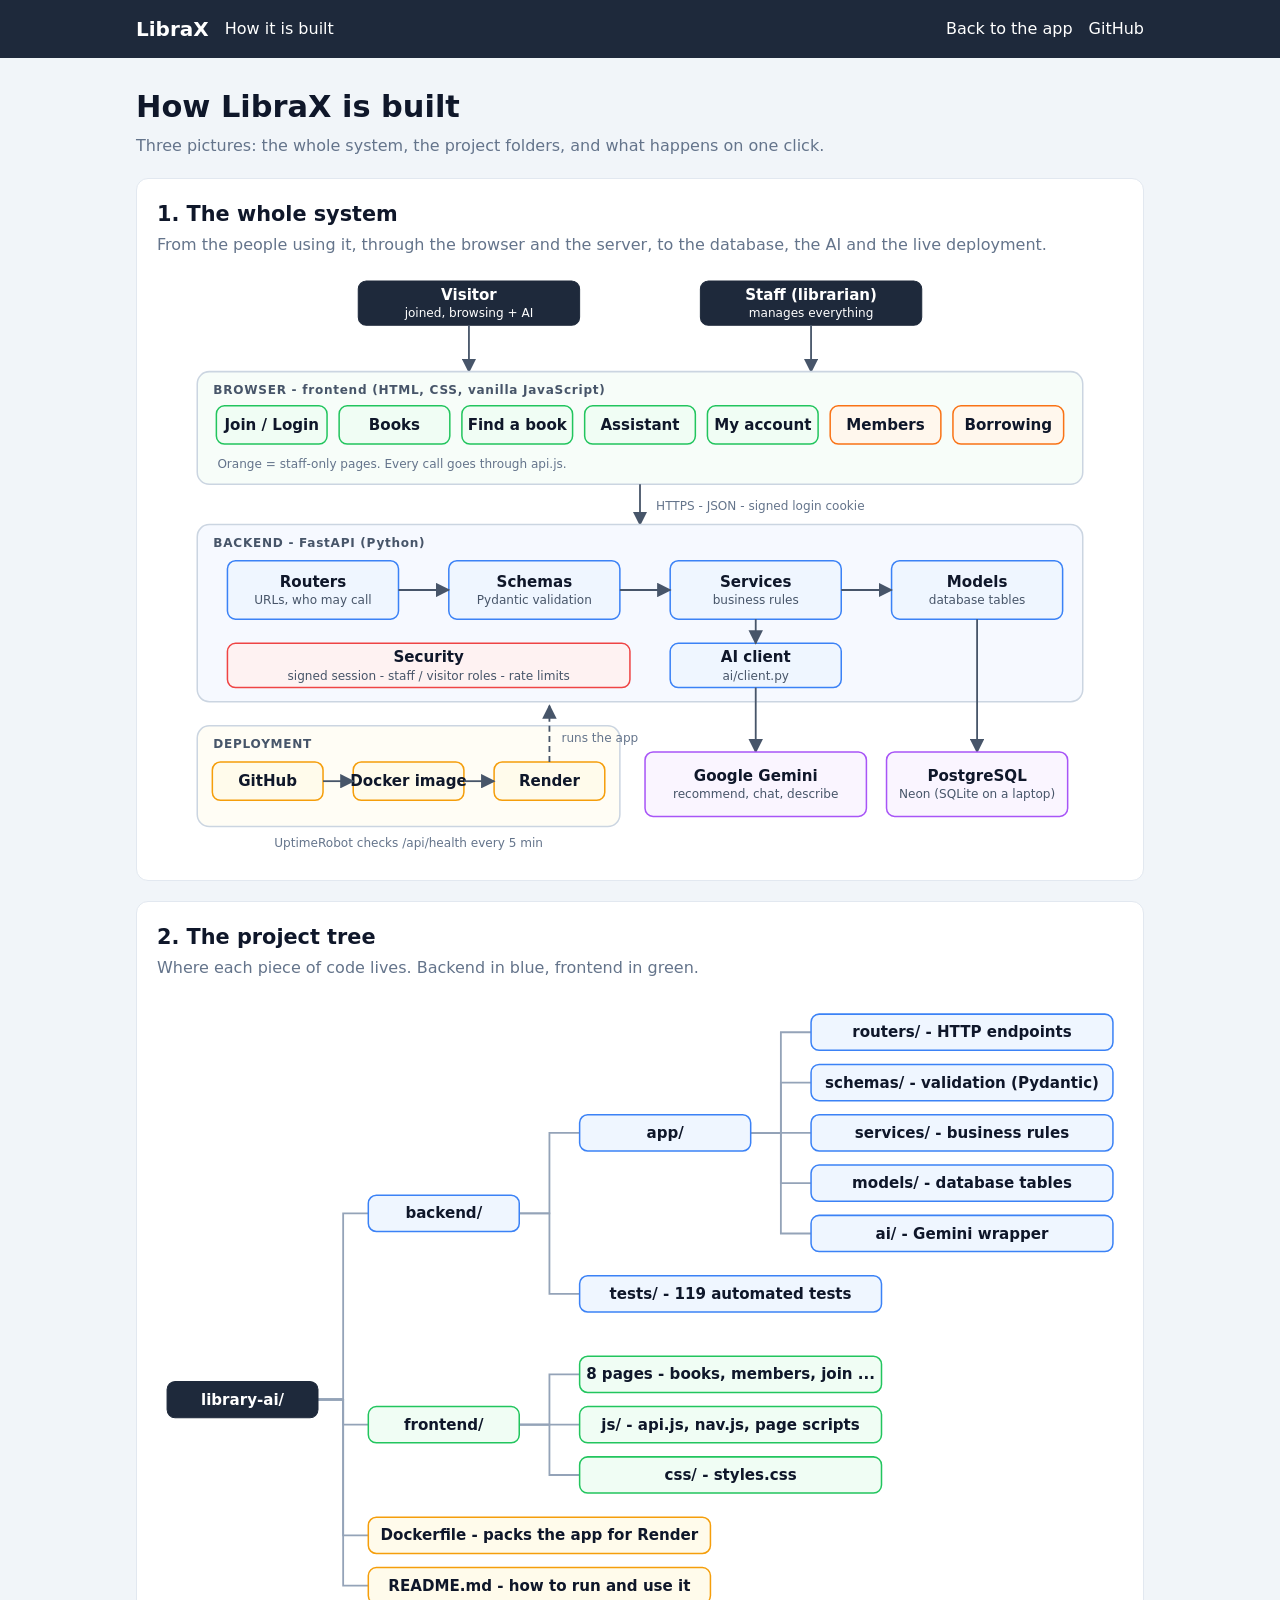
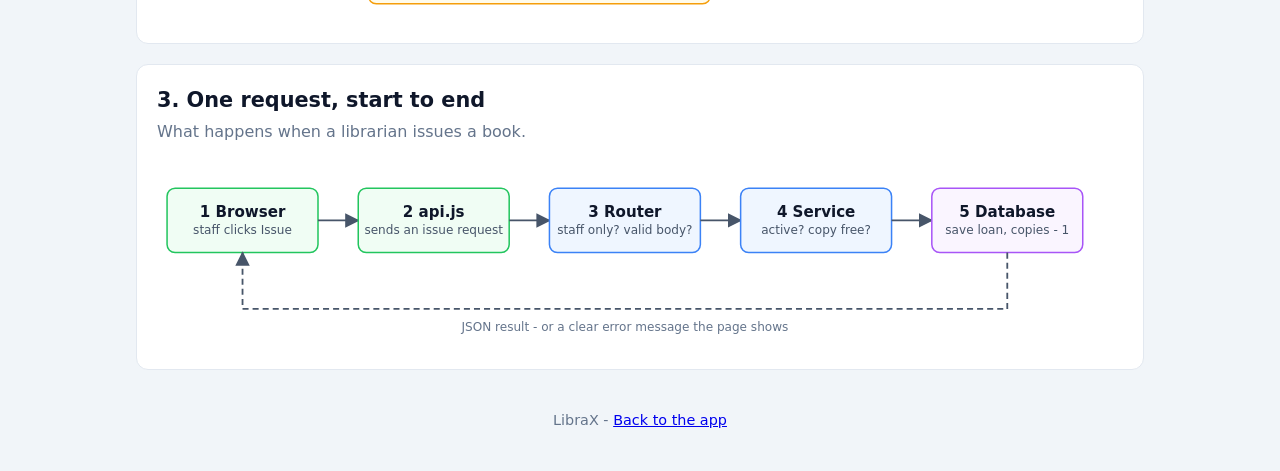
<file: frontend/architecture.html>
<!DOCTYPE html>
<html lang="en"><head><meta charset="UTF-8"><meta name="viewport" content="width=device-width, initial-scale=1.0">
<title>LibraX - How it is built</title>
<style>
:root{--navy:#1e293b;--ink:#0f172a;--muted:#64748b;--line:#e2e8f0;--bg:#f1f5f9}
*{box-sizing:border-box}
body{margin:0;background:var(--bg);color:var(--ink);line-height:1.5;font-family:system-ui,-apple-system,"Segoe UI",Roboto,sans-serif}
.wrap{max-width:1040px;margin:0 auto;padding:0 16px}
.top{background:var(--navy);color:#fff}.top .wrap{display:flex;gap:16px;align-items:center;padding-top:14px;padding-bottom:14px}
.top a{color:#fff;text-decoration:none}.brand{font-weight:700;font-size:1.25rem}.top nav{margin-left:auto;display:flex;gap:16px}
h1{margin:1.6rem 0 .3rem;font-size:1.9rem}h2{margin:0 0 .2rem;font-size:1.3rem}.lead,.sub{color:var(--muted);margin:0 0 14px}
section{background:#fff;border:1px solid var(--line);border-radius:12px;padding:20px;margin:20px 0}
.scroll{overflow-x:auto}.scroll svg{min-width:720px;width:100%;height:auto;display:block}
svg text{text-anchor:middle;font-family:system-ui,-apple-system,"Segoe UI",Roboto,sans-serif}
.t{font-size:15px;font-weight:700;fill:#0f172a}.s{font-size:12px;fill:#475569}.l{font-size:12px;fill:#64748b}
.ct{font-size:12px;font-weight:700;letter-spacing:.06em;fill:#475569;text-anchor:start!important}
.a{stroke:#475569;stroke-width:1.8;fill:none}.tr{stroke:#94a3b8;stroke-width:1.8;fill:none}
.b{fill:#eff6ff;stroke:#3b82f6;stroke-width:1.5}.pg{fill:#f0fdf4;stroke:#22c55e;stroke-width:1.5}
.st{fill:#fff7ed;stroke:#f97316;stroke-width:1.5}.ext{fill:#faf5ff;stroke:#a855f7;stroke-width:1.5}
.u{fill:#1e293b;stroke:#1e293b}.u + .t,.u + .t + .s{fill:#fff}
.sec{fill:#fef2f2;stroke:#ef4444;stroke-width:1.5}.dp{fill:#fffbeb;stroke:#f59e0b;stroke-width:1.5}
.root{fill:#1e293b;stroke:#1e293b}.root + .t{fill:#fff}.bk{fill:#eff6ff;stroke:#3b82f6;stroke-width:1.5}.fe{fill:#f0fdf4;stroke:#22c55e;stroke-width:1.5}
.c,.cf,.cb,.cd{fill:#f8fafc;stroke:#cbd5e1;stroke-width:1.5;stroke-dasharray:none}.cf{fill:#f7fdf9}.cb{fill:#f6f9ff}.cd{fill:#fffdf5}
footer{color:var(--muted);text-align:center;padding:20px 16px 40px;font-size:.9rem}
</style></head><body>
<header class="top"><div class="wrap"><a class="brand" href="/">LibraX</a><span>How it is built</span><nav><a href="/">Back to the app</a><a href="https://github.com/Arunsharma2004/library-ai">GitHub</a></nav></div></header>
<main class="wrap">
<h1>How LibraX is built</h1><p class="lead">Three pictures: the whole system, the project folders, and what happens on one click.</p>
<section><h2>1. The whole system</h2><p class="sub">From the people using it, through the browser and the server, to the database, the AI and the live deployment.</p><div class="scroll"><svg viewBox="0 0 960 585" role="img" aria-label="System architecture"><rect class="u" x="200" y="10" width="220" height="44" rx="8"/><text class="t" x="310.0" y="29.0">Visitor</text><text class="s" x="310.0" y="46.0">joined, browsing + AI</text>
<rect class="u" x="540" y="10" width="220" height="44" rx="8"/><text class="t" x="650.0" y="29.0">Staff (librarian)</text><text class="s" x="650.0" y="46.0">manages everything</text>
<line class="a" x1="310" y1="54" x2="310" y2="100" marker-end="url(#ah)"/>
<line class="a" x1="650" y1="54" x2="650" y2="100" marker-end="url(#ah)"/>
<rect class="cf" x="40" y="100" width="880" height="112" rx="12"/><text class="ct" x="56" y="122">BROWSER  -  frontend (HTML, CSS, vanilla JavaScript)</text>
<rect class="pg" x="59" y="134" width="110" height="38" rx="8"/><text class="t" x="114.0" y="158.0">Join / Login</text>
<rect class="pg" x="181" y="134" width="110" height="38" rx="8"/><text class="t" x="236.0" y="158.0">Books</text>
<rect class="pg" x="303" y="134" width="110" height="38" rx="8"/><text class="t" x="358.0" y="158.0">Find a book</text>
<rect class="pg" x="425" y="134" width="110" height="38" rx="8"/><text class="t" x="480.0" y="158.0">Assistant</text>
<rect class="pg" x="547" y="134" width="110" height="38" rx="8"/><text class="t" x="602.0" y="158.0">My account</text>
<rect class="st" x="669" y="134" width="110" height="38" rx="8"/><text class="t" x="724.0" y="158.0">Members</text>
<rect class="st" x="791" y="134" width="110" height="38" rx="8"/><text class="t" x="846.0" y="158.0">Borrowing</text>
<text class="l" x="60" y="196" style="text-anchor:start">Orange = staff-only pages. Every call goes through api.js.</text>
<line class="a" x1="480" y1="212" x2="480" y2="252" marker-end="url(#ah)"/>
<text class="l" x="496" y="238" style="text-anchor:start">HTTPS  -  JSON  -  signed login cookie</text>
<rect class="cb" x="40" y="252" width="880" height="176" rx="12"/><text class="ct" x="56" y="274">BACKEND  -  FastAPI (Python)</text>
<rect class="b" x="70" y="288" width="170" height="58" rx="8"/><text class="t" x="155.0" y="314.0">Routers</text><text class="s" x="155.0" y="331.0">URLs, who may call</text>
<rect class="b" x="290" y="288" width="170" height="58" rx="8"/><text class="t" x="375.0" y="314.0">Schemas</text><text class="s" x="375.0" y="331.0">Pydantic validation</text>
<rect class="b" x="510" y="288" width="170" height="58" rx="8"/><text class="t" x="595.0" y="314.0">Services</text><text class="s" x="595.0" y="331.0">business rules</text>
<rect class="b" x="730" y="288" width="170" height="58" rx="8"/><text class="t" x="815.0" y="314.0">Models</text><text class="s" x="815.0" y="331.0">database tables</text>
<line class="a" x1="240" y1="317" x2="290" y2="317" marker-end="url(#ah)"/>
<line class="a" x1="460" y1="317" x2="510" y2="317" marker-end="url(#ah)"/>
<line class="a" x1="680" y1="317" x2="730" y2="317" marker-end="url(#ah)"/>
<rect class="sec" x="70" y="370" width="400" height="44" rx="8"/><text class="t" x="270.0" y="389.0">Security</text><text class="s" x="270.0" y="406.0">signed session  -  staff / visitor roles  -  rate limits</text>
<rect class="b" x="510" y="370" width="170" height="44" rx="8"/><text class="t" x="595.0" y="389.0">AI client</text><text class="s" x="595.0" y="406.0">ai/client.py</text>
<line class="a" x1="595" y1="346" x2="595" y2="370" marker-end="url(#ah)"/>
<line class="a" x1="815" y1="346" x2="815" y2="478" marker-end="url(#ah)"/>
<line class="a" x1="595" y1="414" x2="595" y2="478" marker-end="url(#ah)"/>
<rect class="ext" x="485" y="478" width="220" height="64" rx="8"/><text class="t" x="595.0" y="507.0">Google Gemini</text><text class="s" x="595.0" y="524.0">recommend, chat, describe</text>
<rect class="ext" x="725" y="478" width="180" height="64" rx="8"/><text class="t" x="815.0" y="507.0">PostgreSQL</text><text class="s" x="815.0" y="524.0">Neon (SQLite on a laptop)</text>
<rect class="cd" x="40" y="452" width="420" height="100" rx="12"/><text class="ct" x="56" y="474">DEPLOYMENT</text>
<rect class="dp" x="55" y="488" width="110" height="38" rx="8"/><text class="t" x="110.0" y="512.0">GitHub</text>
<rect class="dp" x="195" y="488" width="110" height="38" rx="8"/><text class="t" x="250.0" y="512.0">Docker image</text>
<rect class="dp" x="335" y="488" width="110" height="38" rx="8"/><text class="t" x="390.0" y="512.0">Render</text>
<line class="a" x1="165" y1="507" x2="195" y2="507" marker-end="url(#ah)"/>
<line class="a" x1="305" y1="507" x2="335" y2="507" marker-end="url(#ah)"/>
<line class="a" x1="390" y1="488" x2="390" y2="432" marker-end="url(#ah)" stroke-dasharray="6 4"/>
<text class="l" x="402" y="468" style="text-anchor:start">runs the app</text>
<text class="l" x="250" y="572" style="text-anchor:middle">UptimeRobot checks /api/health every 5 min</text></svg></div></section>
<section><h2>2. The project tree</h2><p class="sub">Where each piece of code lives. Backend in blue, frontend in green.</p><div class="scroll"><svg viewBox="0 0 960 625" role="img" aria-label="Project folder tree"><path class="tr" d="M160 403.0 H185 V218.0 H210"/>
<path class="tr" d="M160 403.0 H185 V428.0 H210"/>
<path class="tr" d="M160 403.0 H185 V538.0 H210"/>
<path class="tr" d="M160 403.0 H185 V588.0 H210"/>
<path class="tr" d="M360 218.0 H390 V138.0 H420"/>
<path class="tr" d="M360 218.0 H390 V298.0 H420"/>
<path class="tr" d="M360 428.0 H390 V378.0 H420"/>
<path class="tr" d="M360 428.0 H390 V428.0 H420"/>
<path class="tr" d="M360 428.0 H390 V478.0 H420"/>
<path class="tr" d="M590 138.0 H620 V38.0 H650"/>
<path class="tr" d="M590 138.0 H620 V88.0 H650"/>
<path class="tr" d="M590 138.0 H620 V138.0 H650"/>
<path class="tr" d="M590 138.0 H620 V188.0 H650"/>
<path class="tr" d="M590 138.0 H620 V238.0 H650"/>
<rect class="root" x="10" y="385" width="150" height="36" rx="8"/><text class="t" x="85.0" y="408.0">library-ai/</text>
<rect class="bk" x="210" y="200" width="150" height="36" rx="8"/><text class="t" x="285.0" y="223.0">backend/</text>
<rect class="fe" x="210" y="410" width="150" height="36" rx="8"/><text class="t" x="285.0" y="433.0">frontend/</text>
<rect class="dp" x="210" y="520" width="340" height="36" rx="8"/><text class="t" x="380.0" y="543.0">Dockerfile  -  packs the app for Render</text>
<rect class="dp" x="210" y="570" width="340" height="36" rx="8"/><text class="t" x="380.0" y="593.0">README.md  -  how to run and use it</text>
<rect class="bk" x="420" y="120" width="170" height="36" rx="8"/><text class="t" x="505.0" y="143.0">app/</text>
<rect class="bk" x="420" y="280" width="300" height="36" rx="8"/><text class="t" x="570.0" y="303.0">tests/  -  119 automated tests</text>
<rect class="fe" x="420" y="360" width="300" height="36" rx="8"/><text class="t" x="570.0" y="383.0">8 pages  -  books, members, join ...</text>
<rect class="fe" x="420" y="410" width="300" height="36" rx="8"/><text class="t" x="570.0" y="433.0">js/  -  api.js, nav.js, page scripts</text>
<rect class="fe" x="420" y="460" width="300" height="36" rx="8"/><text class="t" x="570.0" y="483.0">css/  -  styles.css</text>
<rect class="bk" x="650" y="20" width="300" height="36" rx="8"/><text class="t" x="800.0" y="43.0">routers/  -  HTTP endpoints</text>
<rect class="bk" x="650" y="70" width="300" height="36" rx="8"/><text class="t" x="800.0" y="93.0">schemas/  -  validation (Pydantic)</text>
<rect class="bk" x="650" y="120" width="300" height="36" rx="8"/><text class="t" x="800.0" y="143.0">services/  -  business rules</text>
<rect class="bk" x="650" y="170" width="300" height="36" rx="8"/><text class="t" x="800.0" y="193.0">models/  -  database tables</text>
<rect class="bk" x="650" y="220" width="300" height="36" rx="8"/><text class="t" x="800.0" y="243.0">ai/  -  Gemini wrapper</text></svg></div></section>
<section><h2>3. One request, start to end</h2><p class="sub">What happens when a librarian issues a book.</p><div class="scroll"><svg viewBox="0 0 960 190" role="img" aria-label="One request"><rect class="pg" x="10" y="30" width="150" height="64" rx="8"/><text class="t" x="85.0" y="59.0">1  Browser</text><text class="s" x="85.0" y="76.0">staff clicks Issue</text>
<line class="a" x1="160" y1="62" x2="200" y2="62" marker-end="url(#ah)"/>
<rect class="pg" x="200" y="30" width="150" height="64" rx="8"/><text class="t" x="275.0" y="59.0">2  api.js</text><text class="s" x="275.0" y="76.0">sends an issue request</text>
<line class="a" x1="350" y1="62" x2="390" y2="62" marker-end="url(#ah)"/>
<rect class="b" x="390" y="30" width="150" height="64" rx="8"/><text class="t" x="465.0" y="59.0">3  Router</text><text class="s" x="465.0" y="76.0">staff only? valid body?</text>
<line class="a" x1="540" y1="62" x2="580" y2="62" marker-end="url(#ah)"/>
<rect class="b" x="580" y="30" width="150" height="64" rx="8"/><text class="t" x="655.0" y="59.0">4  Service</text><text class="s" x="655.0" y="76.0">active? copy free?</text>
<line class="a" x1="730" y1="62" x2="770" y2="62" marker-end="url(#ah)"/>
<rect class="ext" x="770" y="30" width="150" height="64" rx="8"/><text class="t" x="845.0" y="59.0">5  Database</text><text class="s" x="845.0" y="76.0">save loan, copies - 1</text>
<path class="a" d="M845 94 V150 H85 V94" fill="none" stroke-dasharray="6 4" marker-end="url(#ah)"/>
<text class="l" x="465" y="172" style="text-anchor:middle">JSON result  -  or a clear error message the page shows</text></svg></div></section>
</main>
<footer>LibraX - <a href="/">Back to the app</a></footer>
<svg width="0" height="0" style="position:absolute"><defs><marker id="ah" viewBox="0 0 10 10" refX="9" refY="5" markerWidth="8" markerHeight="8" orient="auto-start-reverse"><path d="M0 0 L10 5 L0 10 z" fill="#475569"/></marker></defs></svg>
</body></html>
</file>
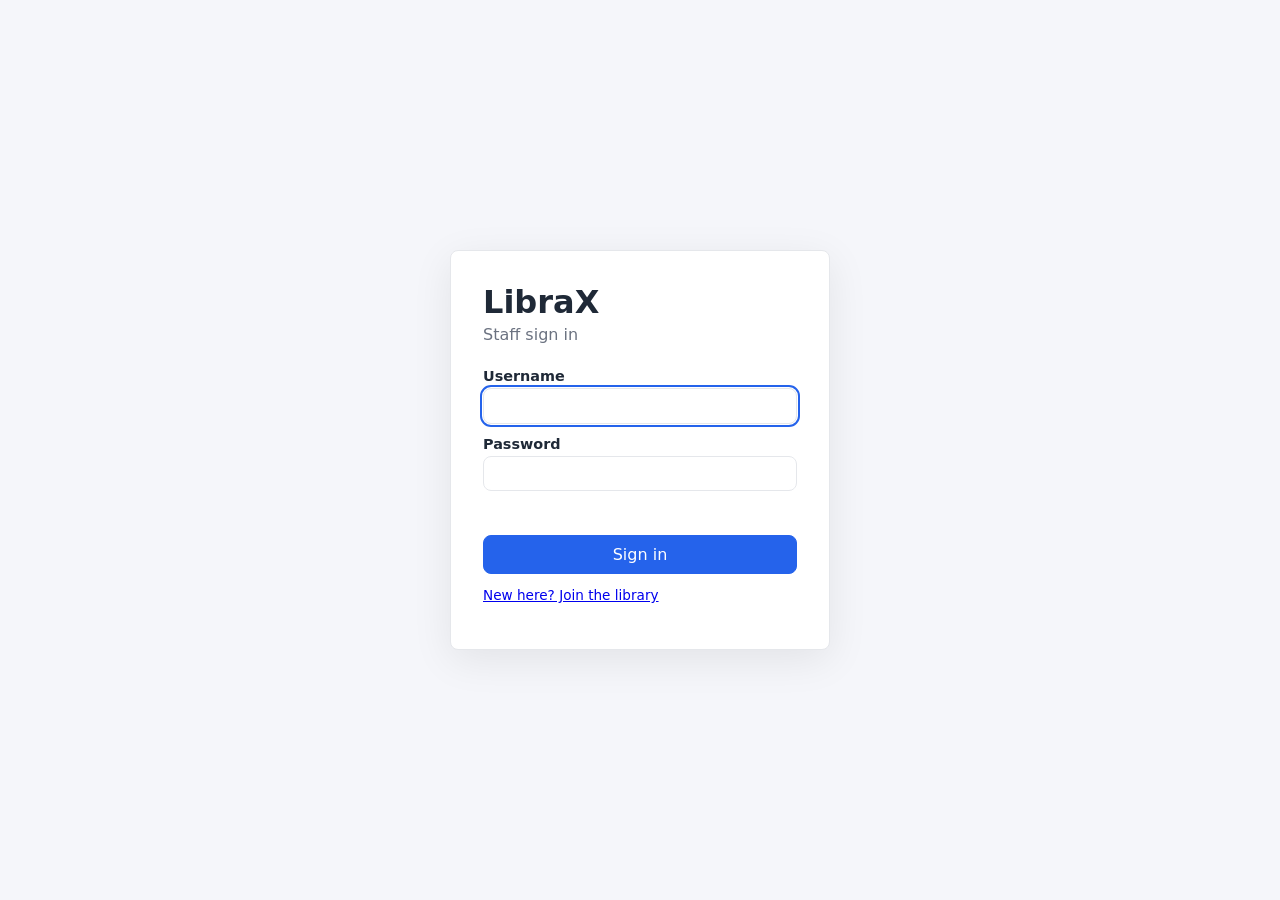
<file: frontend/login.html>
<!DOCTYPE html>
<html lang="en">
<head>
  <meta charset="UTF-8">
  <meta name="viewport" content="width=device-width, initial-scale=1.0">
  <title>LibraX - Sign in</title>
  <link rel="stylesheet" href="css/styles.css">
</head>
<body>
  <div class="login-wrapper">
    <div class="login-card">
      <h1>LibraX</h1>
      <p class="login-subtitle">Staff sign in</p>

      <form id="login-form">
        <label>Username
          <input type="text" id="username" required autocomplete="username" autofocus>
        </label>
        <label>Password
          <input type="password" id="password" required autocomplete="current-password">
        </label>

        <p id="form-error" role="alert"></p>

        <button type="submit" id="login-btn">Sign in</button>
      </form>
    <p class="muted"><a href="/join.html">New here? Join the library</a></p>
    </div>
  </div>

  <script src="js/api.js"></script>
  <script src="js/login.js"></script>
</body>
</html>
</file>
<file: frontend/css/styles.css>
:root {
  --bg: #f5f6fa;
  --surface: #ffffff;
  --text: #1f2937;
  --muted: #6b7280;
  --primary: #2563eb;
  --primary-dark: #1d4ed8;
  --danger: #dc2626;
  --success: #15803d;
  --border: #e5e7eb;
  --radius: 8px;
}

* { box-sizing: border-box; }

body {
  margin: 0;
  font-family: system-ui, -apple-system, "Segoe UI", Roboto, sans-serif;
  background: var(--bg);
  color: var(--text);
}

[hidden] { display: none !important; }

/* ---------- Header and layout ---------- */
.app-header {
  background: #1e293b;
  color: #fff;
  padding: 1.25rem 1.5rem;
}
.app-header h1 { margin: 0; font-size: 1.5rem; }
.app-header p { margin: 0.25rem 0 0; opacity: 0.75; }

main {
  max-width: 1100px;
  margin: 0 auto;
  padding: 1.5rem 1rem;
}

/* ---------- Toolbar ---------- */
.toolbar {
  display: flex;
  flex-wrap: wrap;
  gap: 0.75rem;
  align-items: center;
  margin-bottom: 1rem;
}
#search-input { flex: 1 1 260px; }
.checkbox-label { display: flex; align-items: center; gap: 0.4rem; }

input, textarea {
  padding: 0.55rem 0.75rem;
  border: 1px solid var(--border);
  border-radius: var(--radius);
  font: inherit;
  background: var(--surface);
}
input:focus, textarea:focus {
  outline: 2px solid var(--primary);
  outline-offset: 1px;
}

/* ---------- Buttons ---------- */
button {
  padding: 0.55rem 1rem;
  border: 1px solid var(--primary);
  border-radius: var(--radius);
  background: var(--primary);
  color: #fff;
  font: inherit;
  cursor: pointer;
}
button:hover { background: var(--primary-dark); }
.btn-secondary { background: var(--surface); color: var(--text); border-color: var(--border); }
.btn-secondary:hover { background: #f3f4f6; }
.btn-danger { background: var(--surface); color: var(--danger); border-color: var(--danger); }
.btn-danger:hover { background: #fef2f2; }
.btn-small { padding: 0.3rem 0.7rem; font-size: 0.85rem; }

/* ---------- Messages ---------- */
#message { min-height: 1.5rem; margin: 0 0 0.75rem; }
#message.error, #form-error { color: var(--danger); }
#message.success { color: var(--success); }

/* ---------- Table ---------- */
.table-wrapper {
  background: var(--surface);
  border: 1px solid var(--border);
  border-radius: var(--radius);
  overflow-x: auto;
}
table { width: 100%; border-collapse: collapse; }
th, td { padding: 0.75rem 1rem; text-align: left; border-bottom: 1px solid var(--border); }
thead th { background: #f9fafb; font-size: 0.85rem; color: var(--muted); }
tbody tr:last-child td { border-bottom: none; }
tbody tr:hover { background: #f9fafb; }
td.actions { white-space: nowrap; }
td.actions button + button { margin-left: 0.5rem; }
#empty-state { text-align: center; color: var(--muted); padding: 2rem 0; }

.badge { padding: 0.15rem 0.6rem; border-radius: 999px; font-size: 0.85rem; }
.badge-ok { background: #dcfce7; color: var(--success); }
.badge-out { background: #fee2e2; color: var(--danger); }

/* ---------- Add / edit dialog ---------- */
dialog {
  border: none;
  border-radius: var(--radius);
  padding: 1.5rem;
  width: min(500px, 92vw);
  box-shadow: 0 10px 40px rgba(0, 0, 0, 0.25);
}
dialog::backdrop { background: rgba(0, 0, 0, 0.45); }
dialog h2 { margin-top: 0; }

#book-form { display: grid; gap: 0.75rem; }
#book-form label { display: grid; gap: 0.25rem; font-weight: 600; font-size: 0.9rem; }
#book-form input, #book-form textarea { width: 100%; font-weight: 400; }
#form-error { min-height: 1.25rem; margin: 0; }
.dialog-actions { display: flex; justify-content: flex-end; gap: 0.5rem; }

/* ---------- Small screens ---------- */
@media (max-width: 600px) {
  .toolbar > * { width: 100%; }
}

/* ---------- Navigation ---------- */
nav { margin-top: 0.5rem; display: flex; gap: 1rem; }
nav a { color: #cbd5e1; text-decoration: none; padding-bottom: 0.2rem; }
nav a:hover { color: #fff; }
nav a.active { color: #fff; border-bottom: 2px solid var(--primary); }

/* The members form uses the same look as the book form. */
#member-form { display: grid; gap: 0.75rem; }
#member-form label { display: grid; gap: 0.25rem; font-weight: 600; font-size: 0.9rem; }
#member-form input { width: 100%; font-weight: 400; }
#member-form .check-row { display: flex; align-items: center; gap: 0.5rem; }
#member-form .check-row input { width: auto; }


/* ---------- Borrowing page ---------- */
select {
  padding: 0.55rem 0.75rem;
  border: 1px solid var(--border);
  border-radius: var(--radius);
  font: inherit;
  background: var(--surface);
}
.issue-panel {
  background: var(--surface);
  border: 1px solid var(--border);
  border-radius: var(--radius);
  padding: 1rem;
  margin-bottom: 1.5rem;
}
.issue-panel h2 { margin: 0 0 0.75rem; font-size: 1.1rem; }
.issue-form { display: flex; flex-wrap: wrap; gap: 0.75rem; align-items: center; }
.issue-form select { flex: 1 1 220px; }
.list-header { display: flex; justify-content: space-between; align-items: center; margin-bottom: 0.75rem; }
.list-header h2 { margin: 0; font-size: 1.1rem; }
.badge-muted { background: #e5e7eb; color: var(--muted); }

/* ---------- Login page and user box ---------- */
.login-wrapper { min-height: 100vh; display: grid; place-items: center; padding: 1rem; }
.login-card {
  background: var(--surface);
  border: 1px solid var(--border);
  border-radius: var(--radius);
  padding: 2rem;
  width: min(380px, 100%);
  box-shadow: 0 10px 40px rgba(0, 0, 0, 0.08);
}
.login-card h1 { margin: 0; }
.login-subtitle { margin: 0.25rem 0 1.5rem; color: var(--muted); }
#login-form { display: grid; gap: 0.75rem; }
#login-form label { display: grid; gap: 0.25rem; font-weight: 600; font-size: 0.9rem; }
#login-form input { width: 100%; font-weight: 400; }
#login-form button { width: 100%; }
#login-form button:disabled { opacity: 0.6; cursor: wait; }

.app-header { position: relative; }
.user-box {
  position: absolute;
  top: 1.25rem;
  right: 1.5rem;
  display: flex;
  align-items: center;
  gap: 0.75rem;
}
@media (max-width: 600px) {
  .user-box { position: static; margin-top: 0.75rem; }
}

/* ---------- Book recommendations ---------- */
.rec-form { display: grid; gap: 0.75rem; max-width: 640px; }
.rec-form label { display: grid; gap: 0.25rem; font-weight: 600; font-size: 0.9rem; }
.rec-form input, .rec-form select { width: 100%; font-weight: 400; }
.rec-grid {
  display: grid;
  grid-template-columns: repeat(auto-fill, minmax(260px, 1fr));
  gap: 1rem;
  margin-top: 1rem;
}
.rec-card {
  background: var(--surface);
  border: 1px solid var(--border);
  border-radius: var(--radius);
  padding: 1rem;
}
.rec-card h3 { margin: 0 0 0.25rem; }
.rec-card .meta { margin: 0 0 0.5rem; color: var(--muted); font-size: 0.9rem; }
.rec-card .reason { margin: 0.75rem 0 0; }

/* ---------- Assistant chat ---------- */
.chat-box {
  background: var(--surface);
  border: 1px solid var(--border);
  border-radius: var(--radius);
  padding: 1rem;
  max-width: 800px;
}
#chat-log {
  display: flex;
  flex-direction: column;
  gap: 0.75rem;
  min-height: 320px;
  max-height: 60vh;
  overflow-y: auto;
  margin-bottom: 1rem;
}
.bubble {
  max-width: 85%;
  padding: 0.6rem 0.9rem;
  border-radius: 12px;
  white-space: pre-wrap;
}
.bubble.assistant { align-self: flex-start; background: #f3f4f6; }
.bubble.user { align-self: flex-end; background: var(--primary); color: #fff; }
.bubble.error { align-self: flex-start; background: #fee2e2; color: var(--danger); }
.chat-form { display: flex; gap: 0.5rem; }
.chat-form input { flex: 1; }

/* ---------- AI description button ---------- */
.ai-row { display: flex; align-items: center; gap: 0.75rem; flex-wrap: wrap; }
.muted { color: var(--muted); font-size: 0.85rem; }

/* ---------- Join page ---------- */
.join-card {
  max-width: 420px;
  margin: 3rem auto;
  padding: 1.5rem;
  background: #fff;
  border: 1px solid #ddd;
  border-radius: 8px;
}
.join-card label { display: block; margin-top: 0.9rem; font-weight: 600; }
.join-card input { width: 100%; box-sizing: border-box; margin-top: 0.3rem; }
.join-card button { margin-top: 1.2rem; }
.join-success { color: #166534; }
.join-error { color: #b91c1c; }

/* ---------- Roles ---------- */
/* Parts marked "staff-only" stay hidden until nav.js confirms the person is staff.
   This is only for tidiness: the server is what actually refuses visitors. */
body:not(.role-staff) .staff-only {
  display: none !important;
}
/* ---------- My account ---------- */
.account-summary { margin-bottom: 1.5rem; }
.account-summary h2 { margin-bottom: 0.2rem; }

/* ---------- Header name ---------- */
.user-box span { text-transform: capitalize; }


/* ---------- "How it's built" button ---------- */
.btn-link {
  display: inline-block;
  padding: 0.3rem 0.7rem;
  font-size: 0.85rem;
  border: 1px solid var(--border);
  border-radius: var(--radius);
  background: var(--surface);
  color: var(--text);
  text-decoration: none;
}
.btn-link:hover { background: #f3f4f6; }
.join-card .btn-link { margin-top: 0.25rem; }
</file>
